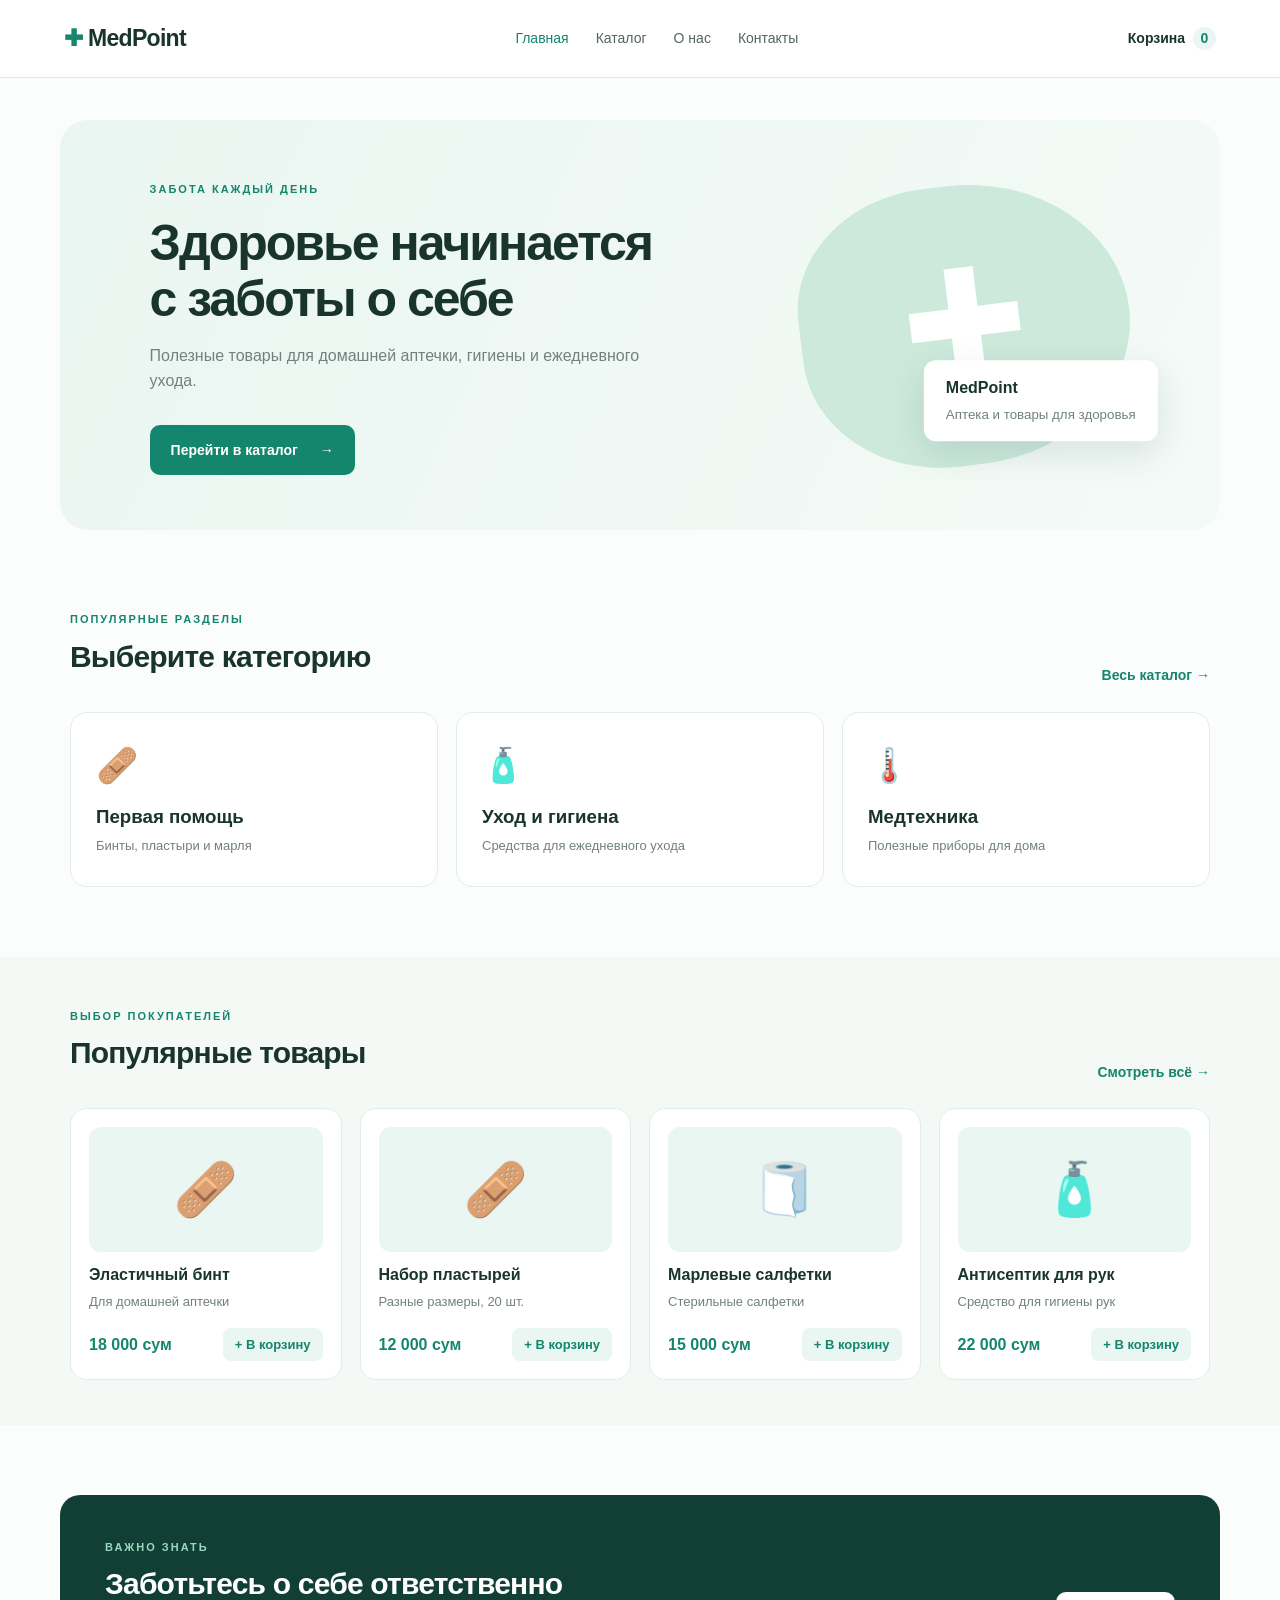
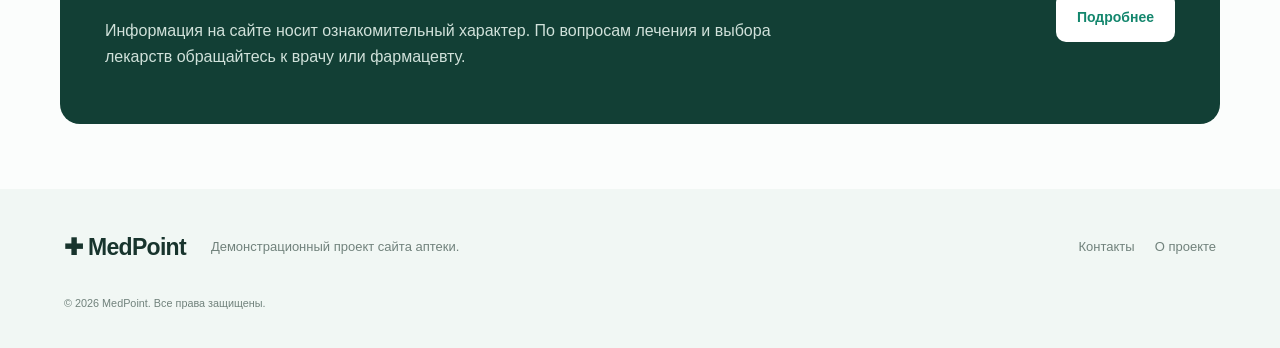
<file: index.html>
<!DOCTYPE html>
<html lang="ru">
<head>
  <meta charset="UTF-8"><meta name="viewport" content="width=device-width, initial-scale=1.0">
  <title>MedPoint — аптека рядом</title><link rel="stylesheet" href="css/style.css">
  <script src="js/app.js" defer></script>
</head>
<body>
<header class="header"><a class="logo" href="index.html"><span class="logo-mark">✚</span> MedPoint</a>
<nav><a class="active" href="index.html">Главная</a><a href="catalog.html">Каталог</a><a href="about.html">О нас</a><a href="contacts.html">Контакты</a></nav>
<a class="cart-link" href="cart.html">Корзина <span class="cart-count">0</span></a><button class="menu-toggle" aria-label="Открыть меню">☰</button></header>
<main>
<section class="hero"><div class="hero-copy"><span class="eyebrow">ЗАБОТА КАЖДЫЙ ДЕНЬ</span><h1>Здоровье начинается<br>с заботы о себе</h1><p>Полезные товары для домашней аптечки, гигиены и ежедневного ухода.</p><a class="btn" href="catalog.html">Перейти в каталог <span>→</span></a></div><div class="hero-art"><div class="cross">✚</div><div class="hero-note"><strong>MedPoint</strong><br><small>Аптека и товары для здоровья</small></div></div></section>
<section class="section"><div class="section-heading"><div><span class="eyebrow">ПОПУЛЯРНЫЕ РАЗДЕЛЫ</span><h2>Выберите категорию</h2></div><a class="text-link" href="catalog.html">Весь каталог →</a></div>
<div class="category-grid"><a class="category-card" href="catalog.html?category=first-aid"><span>🩹</span><h3>Первая помощь</h3><p>Бинты, пластыри и марля</p></a><a class="category-card" href="catalog.html?category=care"><span>🧴</span><h3>Уход и гигиена</h3><p>Средства для ежедневного ухода</p></a><a class="category-card" href="catalog.html?category=devices"><span>🌡️</span><h3>Медтехника</h3><p>Полезные приборы для дома</p></a></div></section>
<section class="section soft"><div class="section-heading"><div><span class="eyebrow">ВЫБОР ПОКУПАТЕЛЕЙ</span><h2>Популярные товары</h2></div><a class="text-link" href="catalog.html">Смотреть всё →</a></div><div id="featured-products" class="product-grid"></div></section>
<section class="banner"><div><span class="eyebrow">ВАЖНО ЗНАТЬ</span><h2>Заботьтесь о себе ответственно</h2><p>Информация на сайте носит ознакомительный характер. По вопросам лечения и выбора лекарств обращайтесь к врачу или фармацевту.</p></div><a class="btn btn-light" href="about.html">Подробнее</a></section>
</main><footer class="footer"><a class="logo" href="index.html">✚ MedPoint</a><p>Демонстрационный проект сайта аптеки.</p><div><a href="contacts.html">Контакты</a><a href="about.html">О проекте</a></div><small>© 2026 MedPoint. Все права защищены.</small></footer>
</body></html>
</file>
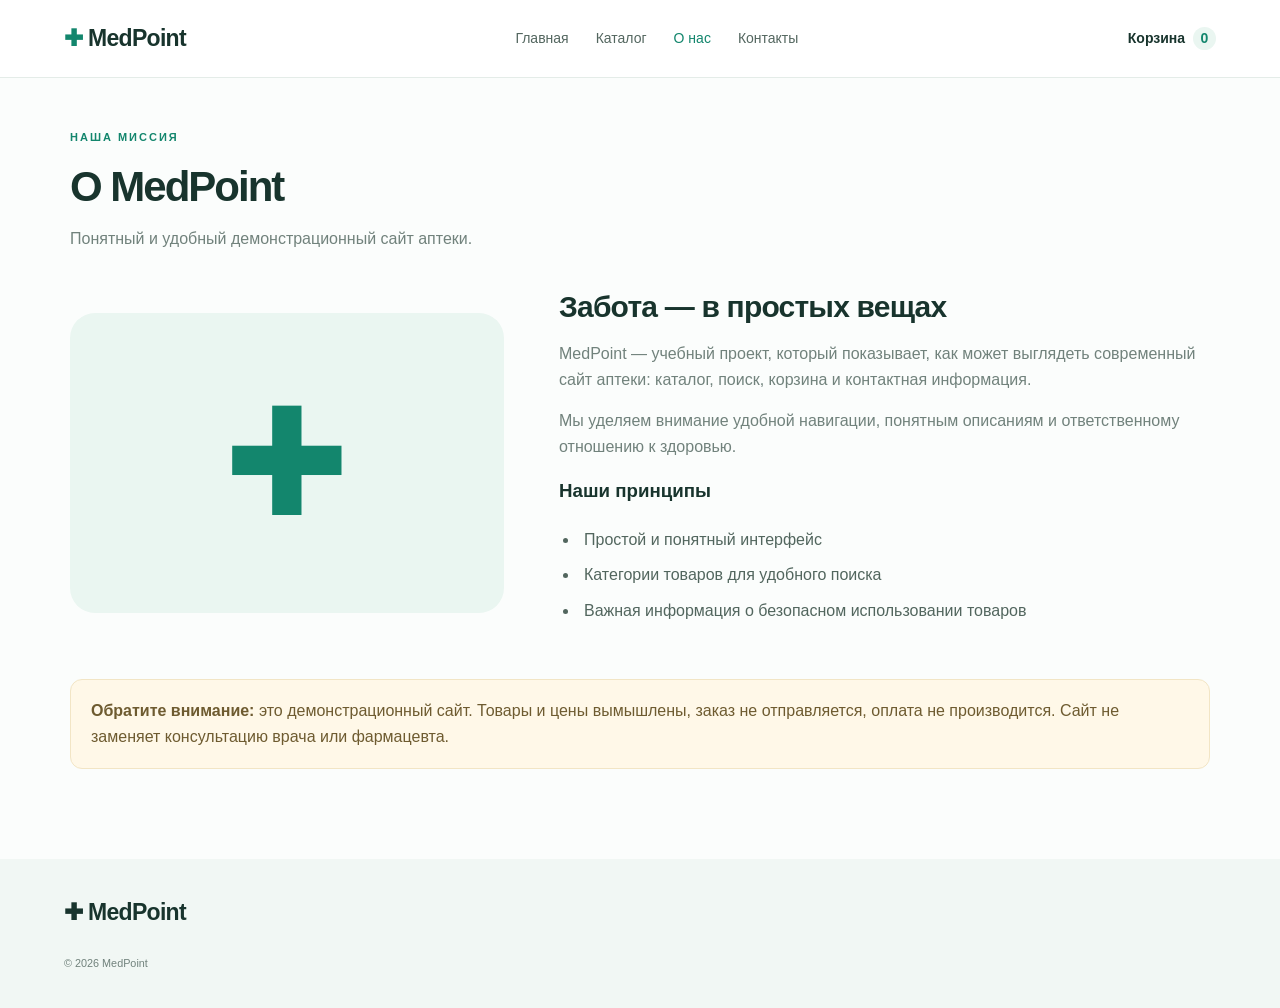
<file: about.html>
<!DOCTYPE html>
<html lang="ru"><head><meta charset="UTF-8"><meta name="viewport" content="width=device-width, initial-scale=1.0"><title>О нас — MedPoint</title><link rel="stylesheet" href="css/style.css"><script src="js/app.js" defer></script></head>
<body><header class="header"><a class="logo" href="index.html"><span class="logo-mark">✚</span> MedPoint</a><nav><a href="index.html">Главная</a><a href="catalog.html">Каталог</a><a class="active" href="about.html">О нас</a><a href="contacts.html">Контакты</a></nav><a class="cart-link" href="cart.html">Корзина <span class="cart-count">0</span></a><button class="menu-toggle" aria-label="Открыть меню">☰</button></header>
<main class="page-wrap"><div class="page-title"><span class="eyebrow">НАША МИССИЯ</span><h1>О MedPoint</h1><p>Понятный и удобный демонстрационный сайт аптеки.</p></div><section class="about-layout"><div class="about-symbol">✚</div><div><h2>Забота — в простых вещах</h2><p>MedPoint — учебный проект, который показывает, как может выглядеть современный сайт аптеки: каталог, поиск, корзина и контактная информация.</p><p>Мы уделяем внимание удобной навигации, понятным описаниям и ответственному отношению к здоровью.</p><h3>Наши принципы</h3><ul class="check-list"><li>Простой и понятный интерфейс</li><li>Категории товаров для удобного поиска</li><li>Важная информация о безопасном использовании товаров</li></ul></div></section><div class="notice"><strong>Обратите внимание:</strong> это демонстрационный сайт. Товары и цены вымышлены, заказ не отправляется, оплата не производится. Сайт не заменяет консультацию врача или фармацевта.</div></main><footer class="footer"><a class="logo" href="index.html">✚ MedPoint</a><small>© 2026 MedPoint</small></footer></body></html>
</file>
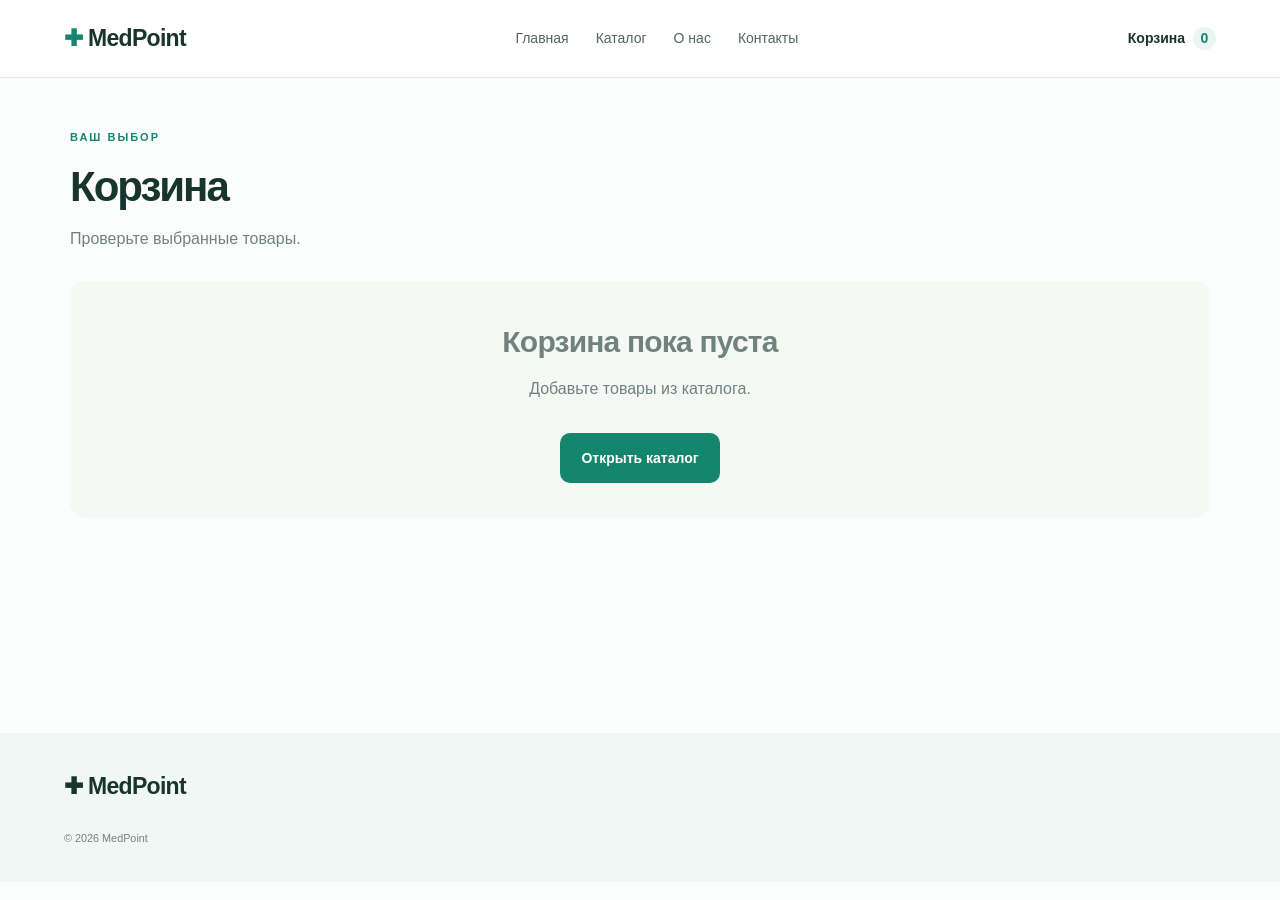
<file: cart.html>
<!DOCTYPE html>
<html lang="ru"><head><meta charset="UTF-8"><meta name="viewport" content="width=device-width, initial-scale=1.0"><title>Корзина — MedPoint</title><link rel="stylesheet" href="css/style.css"><script src="js/app.js" defer></script></head>
<body><header class="header"><a class="logo" href="index.html"><span class="logo-mark">✚</span> MedPoint</a><nav><a href="index.html">Главная</a><a href="catalog.html">Каталог</a><a href="about.html">О нас</a><a href="contacts.html">Контакты</a></nav><a class="cart-link active" href="cart.html">Корзина <span class="cart-count">0</span></a><button class="menu-toggle" aria-label="Открыть меню">☰</button></header>
<main class="page-wrap"><div class="page-title"><span class="eyebrow">ВАШ ВЫБОР</span><h1>Корзина</h1><p>Проверьте выбранные товары.</p></div><div id="cart-content"></div></main><footer class="footer"><a class="logo" href="index.html">✚ MedPoint</a><small>© 2026 MedPoint</small></footer></body></html>
</file>
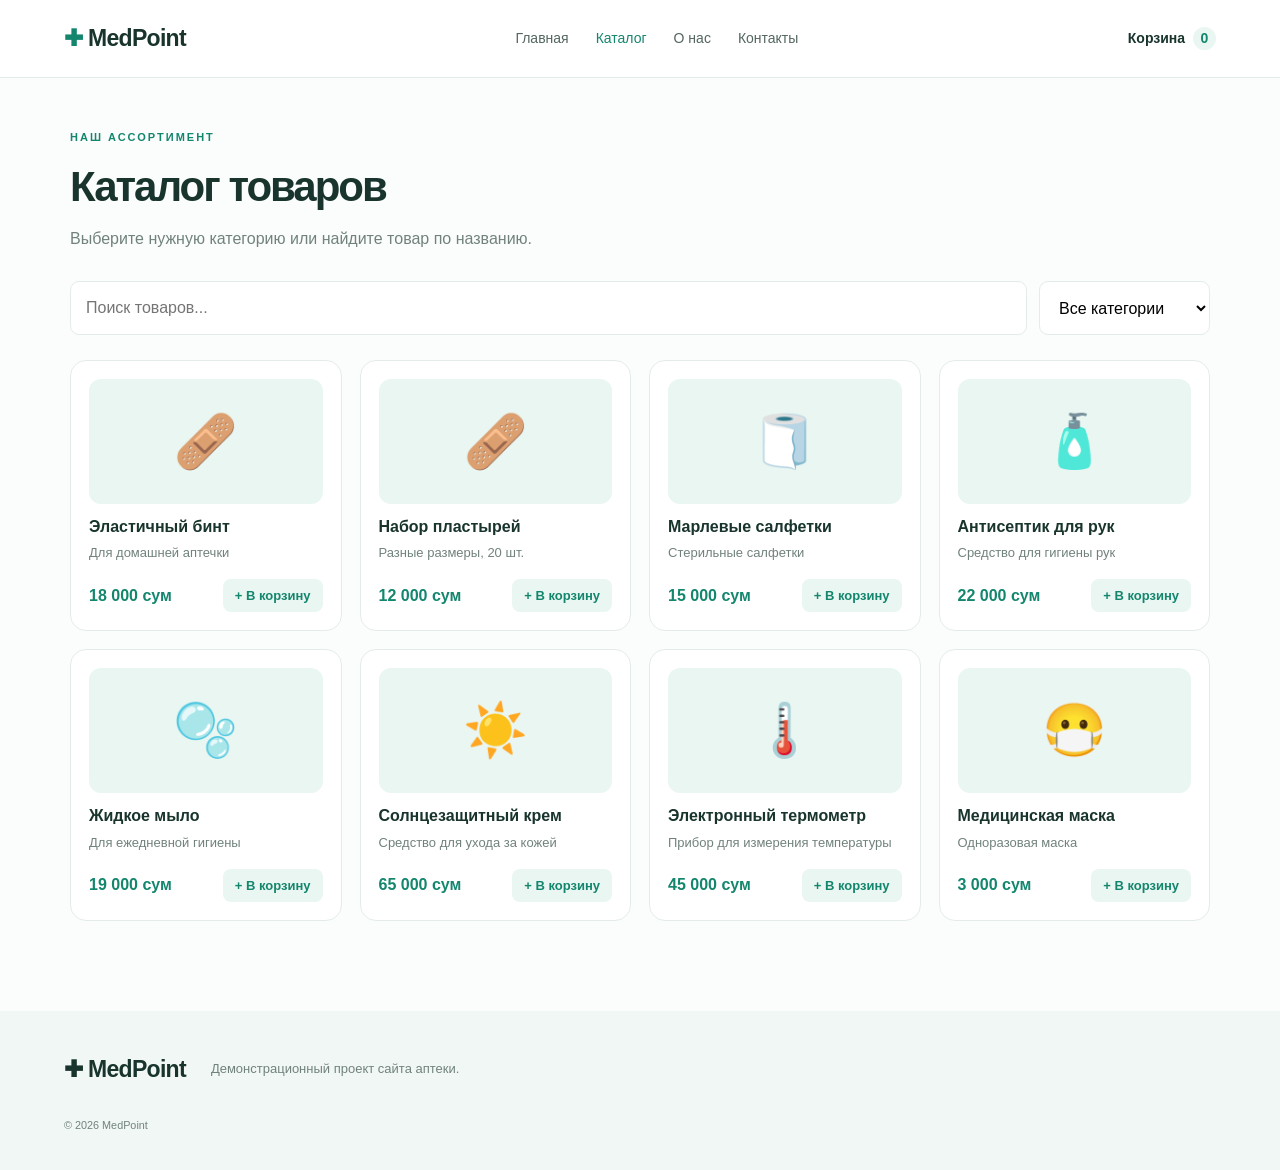
<file: catalog.html>
<!DOCTYPE html>
<html lang="ru"><head><meta charset="UTF-8"><meta name="viewport" content="width=device-width, initial-scale=1.0"><title>Каталог — MedPoint</title><link rel="stylesheet" href="css/style.css"><script src="js/app.js" defer></script></head>
<body><header class="header"><a class="logo" href="index.html"><span class="logo-mark">✚</span> MedPoint</a><nav><a href="index.html">Главная</a><a class="active" href="catalog.html">Каталог</a><a href="about.html">О нас</a><a href="contacts.html">Контакты</a></nav><a class="cart-link" href="cart.html">Корзина <span class="cart-count">0</span></a><button class="menu-toggle" aria-label="Открыть меню">☰</button></header>
<main class="page-wrap"><div class="page-title"><span class="eyebrow">НАШ АССОРТИМЕНТ</span><h1>Каталог товаров</h1><p>Выберите нужную категорию или найдите товар по названию.</p></div>
<div class="catalog-tools"><input id="search-input" type="search" placeholder="Поиск товаров..."><select id="category-filter"><option value="all">Все категории</option><option value="first-aid">Первая помощь</option><option value="care">Уход и гигиена</option><option value="devices">Медтехника</option></select></div><div id="catalog-products" class="product-grid"></div></main>
<footer class="footer"><a class="logo" href="index.html">✚ MedPoint</a><p>Демонстрационный проект сайта аптеки.</p><small>© 2026 MedPoint</small></footer></body></html>
</file>
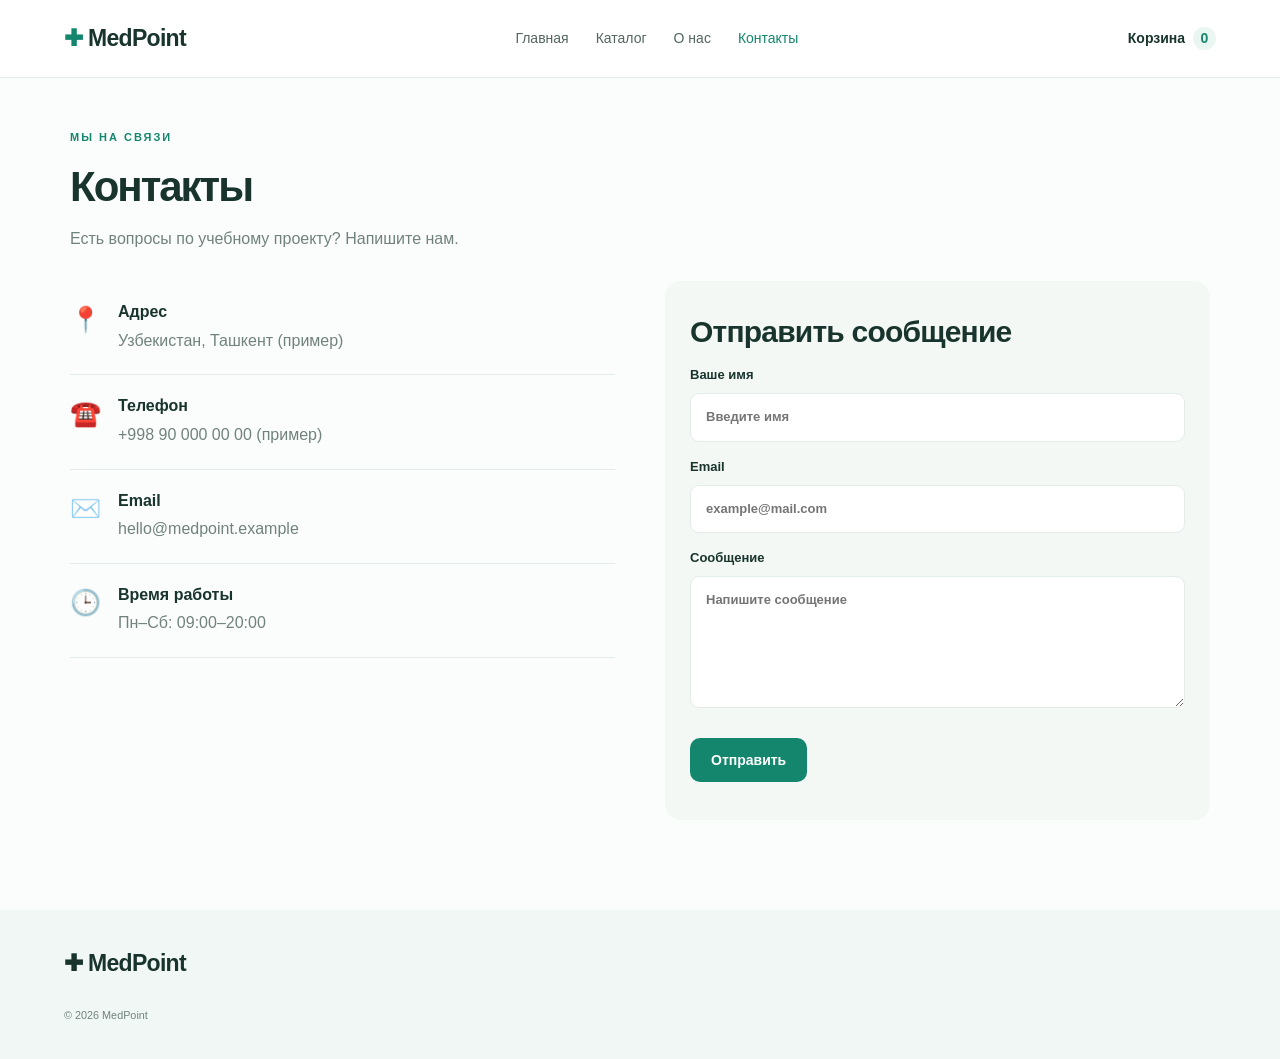
<file: contacts.html>
<!DOCTYPE html>
<html lang="ru"><head><meta charset="UTF-8"><meta name="viewport" content="width=device-width, initial-scale=1.0"><title>Контакты — MedPoint</title><link rel="stylesheet" href="css/style.css"><script src="js/app.js" defer></script></head>
<body><header class="header"><a class="logo" href="index.html"><span class="logo-mark">✚</span> MedPoint</a><nav><a href="index.html">Главная</a><a href="catalog.html">Каталог</a><a href="about.html">О нас</a><a class="active" href="contacts.html">Контакты</a></nav><a class="cart-link" href="cart.html">Корзина <span class="cart-count">0</span></a><button class="menu-toggle" aria-label="Открыть меню">☰</button></header>
<main class="page-wrap"><div class="page-title"><span class="eyebrow">МЫ НА СВЯЗИ</span><h1>Контакты</h1><p>Есть вопросы по учебному проекту? Напишите нам.</p></div><div class="contact-grid"><div class="contact-info"><div class="info-card"><span>📍</span><div><strong>Адрес</strong><p>Узбекистан, Ташкент (пример)</p></div></div><div class="info-card"><span>☎️</span><div><strong>Телефон</strong><p>+998 90 000 00 00 (пример)</p></div></div><div class="info-card"><span>✉️</span><div><strong>Email</strong><p>hello@medpoint.example</p></div></div><div class="info-card"><span>🕒</span><div><strong>Время работы</strong><p>Пн–Сб: 09:00–20:00</p></div></div></div>
<form id="contact-form" class="contact-form"><h2>Отправить сообщение</h2><label>Ваше имя<input required name="name" placeholder="Введите имя"></label><label>Email<input required type="email" name="email" placeholder="example@mail.com"></label><label>Сообщение<textarea required name="message" rows="5" placeholder="Напишите сообщение"></textarea></label><button class="btn" type="submit">Отправить</button><p id="form-message" class="form-message" aria-live="polite"></p></form></div></main><footer class="footer"><a class="logo" href="index.html">✚ MedPoint</a><small>© 2026 MedPoint</small></footer></body></html>
</file>
<file: css/style.css>
:root{--green:#13866d;--green-dark:#0d6654;--mint:#eaf6f1;--ink:#18342d;--muted:#71827c;--line:#e4ece8;--white:#fff;--bg:#fbfdfc}*{box-sizing:border-box}body{margin:0;font-family:Inter,Arial,sans-serif;color:var(--ink);background:var(--bg);line-height:1.6}a{color:inherit;text-decoration:none}.header{height:78px;padding:0 max(calc((100% - 1160px)/2),5%);display:flex;align-items:center;gap:30px;background:#fff;border-bottom:1px solid var(--line);position:sticky;top:0;z-index:10}.logo{font-size:23px;font-weight:800;white-space:nowrap;letter-spacing:-.7px}.logo-mark{color:var(--green)}nav{display:flex;gap:27px;margin:auto;font-size:14px;color:#53665f}nav a:hover,nav a.active{color:var(--green)}.cart-link{font-size:14px;font-weight:700;white-space:nowrap}.cart-count{display:inline-grid;place-items:center;background:var(--mint);color:var(--green);border-radius:20px;min-width:23px;height:23px;margin-left:4px}.menu-toggle{display:none;border:0;background:none;font-size:24px}.hero{max-width:1160px;margin:42px auto 75px;min-height:410px;padding:55px 7%;border-radius:28px;background:linear-gradient(115deg,#eaf6f1,#f4faf7);display:flex;align-items:center;justify-content:space-between;overflow:hidden}.hero-copy{max-width:540px}.eyebrow{font-size:11px;letter-spacing:2px;font-weight:800;color:var(--green)}h1{font-size:50px;line-height:1.12;letter-spacing:-2px;margin:14px 0}h2{font-size:30px;line-height:1.2;letter-spacing:-.8px;margin:8px 0 12px}h3{margin:10px 0 3px}.hero-copy p,.page-title p{color:var(--muted);max-width:490px}.btn{display:inline-flex;align-items:center;gap:22px;background:var(--green);color:white;padding:14px 21px;border:0;border-radius:10px;font-weight:700;font-size:14px;cursor:pointer;margin-top:15px}.btn:hover{background:var(--green-dark)}.hero-art{width:330px;height:280px;border-radius:45% 55% 53% 47%;background:#cce9dc;display:grid;place-items:center;position:relative;transform:rotate(-7deg)}.cross{font-size:150px;color:#fff;line-height:1}.hero-note{position:absolute;right:-18px;bottom:15px;background:white;padding:15px 22px;border-radius:12px;box-shadow:0 12px 35px #164b3820;transform:rotate(7deg)}.hero-note small{color:var(--muted)}.section,.page-wrap{max-width:1160px;margin:0 auto 70px}.section{padding:0 10px}.section-heading{display:flex;justify-content:space-between;align-items:end;margin-bottom:25px}.text-link{color:var(--green);font-weight:700;font-size:14px}.category-grid{display:grid;grid-template-columns:repeat(3,1fr);gap:18px}.category-card{background:white;border:1px solid var(--line);padding:25px;border-radius:17px;transition:.2s}.category-card:hover,.product-card:hover{transform:translateY(-4px);box-shadow:0 12px 30px #173d2e0d}.category-card>span{font-size:34px}.category-card p,.product-card p{color:var(--muted);font-size:13px;margin:4px 0}.soft{background:#f4f9f6;padding:45px max(calc((100% - 1140px)/2),5%);max-width:none}.soft .section-heading,.soft .product-grid{max-width:1160px;margin-left:auto;margin-right:auto}.product-grid{display:grid;grid-template-columns:repeat(4,1fr);gap:18px}.product-card{background:#fff;border:1px solid var(--line);border-radius:16px;padding:18px;transition:.2s}.product-icon{height:125px;border-radius:12px;background:var(--mint);display:grid;place-items:center;font-size:52px}.product-card h3{font-size:16px}.product-bottom{display:flex;align-items:center;justify-content:space-between;margin-top:15px;gap:8px}.price{font-weight:800;color:var(--green)}.add-btn{border:0;border-radius:8px;background:var(--mint);color:var(--green);font-size:13px;font-weight:700;padding:9px 12px;cursor:pointer}.add-btn:hover{background:#d7eee4}.banner{max-width:1160px;margin:65px auto;padding:38px 45px;background:#123f35;color:white;border-radius:20px;display:flex;align-items:center;justify-content:space-between;gap:25px}.banner .eyebrow{color:#9bd7bf}.banner p{color:#d0e1da;max-width:720px}.btn-light{background:white;color:var(--green)}.footer{padding:35px max(calc((100% - 1160px)/2),5%);background:#f1f7f4;display:flex;align-items:center;gap:25px;flex-wrap:wrap;color:var(--muted);font-size:13px}.footer .logo{color:var(--ink)}.footer div{margin-left:auto;display:flex;gap:20px}.footer small{width:100%}.page-wrap{padding:45px 10px 20px;min-height:65vh}.page-title{margin-bottom:30px}.page-title h1{font-size:42px}.catalog-tools{display:flex;gap:12px;margin-bottom:25px}.catalog-tools input,.catalog-tools select,.contact-form input,.contact-form textarea{padding:13px 15px;border:1px solid var(--line);border-radius:9px;background:#fff;font:inherit;outline:none}.catalog-tools input{flex:1}.catalog-tools input:focus,.catalog-tools select:focus,.contact-form input:focus,.contact-form textarea:focus{border-color:var(--green)}.about-layout{display:grid;grid-template-columns: .8fr 1.2fr;gap:55px;align-items:center}.about-symbol{height:300px;border-radius:25px;background:var(--mint);display:grid;place-items:center;color:var(--green);font-size:150px}.about-layout p{color:var(--muted)}.check-list{padding-left:20px;color:#52665e}.check-list li{padding:5px}.notice{background:#fff8e8;border:1px solid #f2e5c5;padding:18px 20px;border-radius:12px;margin-top:35px;color:#6e5b30}.contact-grid{display:grid;grid-template-columns:1fr 1fr;gap:50px}.info-card{display:flex;gap:17px;padding:18px 0;border-bottom:1px solid var(--line)}.info-card>span{font-size:25px}.info-card p{margin:3px 0;color:var(--muted)}.contact-form{background:#f3f8f5;padding:25px;border-radius:16px}.contact-form label{display:block;font-size:13px;font-weight:700;margin:15px 0}.contact-form input,.contact-form textarea{display:block;width:100%;margin-top:7px;resize:vertical}.form-message{color:var(--green);font-size:13px}.cart-row{display:grid;grid-template-columns:1fr auto auto;gap:25px;align-items:center;padding:18px 0;border-bottom:1px solid var(--line)}.cart-row p{color:var(--muted);margin:0;font-size:13px}.qty-controls{display:flex;align-items:center;gap:12px}.qty-controls button,.remove-btn{border:1px solid var(--line);background:white;border-radius:7px;padding:5px 10px;cursor:pointer}.cart-summary{margin:25px 0 50px auto;max-width:330px;padding:22px;background:var(--mint);border-radius:14px}.cart-summary strong{font-size:23px}.empty-state{padding:35px;background:#f4f9f6;border-radius:15px;text-align:center;color:var(--muted)}@media(max-width:850px){.header{padding:0 5%;gap:14px}nav{gap:12px}.hero,.banner{margin-left:5%;margin-right:5%}.hero-art{width:240px;height:220px}.product-grid{grid-template-columns:repeat(2,1fr)}.section,.page-wrap{margin-left:5%;margin-right:5%}.soft{padding-left:5%;padding-right:5%}}@media(max-width:620px){.header{height:68px}.menu-toggle{display:block;margin-left:auto}nav{display:none;position:absolute;top:68px;left:0;right:0;background:white;padding:18px 6%;flex-direction:column;box-shadow:0 10px 20px #0001}nav.open{display:flex}.cart-link{font-size:12px}.hero{margin-top:20px;padding:35px 25px;min-height:0}.hero h1{font-size:37px}.hero-art{display:none}.category-grid,.contact-grid,.about-layout{grid-template-columns:1fr}.product-grid{grid-template-columns:repeat(2,minmax(0,1fr));gap:10px}.product-card{padding:11px}.product-icon{height:90px;font-size:38px}.product-bottom{align-items:flex-start;flex-direction:column}.section-heading{align-items:flex-start;gap:10px;flex-direction:column}.banner{padding:28px;display:block}.catalog-tools{flex-direction:column}.page-title h1{font-size:35px}.about-symbol{height:180px}.cart-row{grid-template-columns:1fr auto;gap:10px}.cart-row .qty-controls{grid-column:1/-1}.footer div{margin-left:0}.footer{gap:12px}}
</file>
